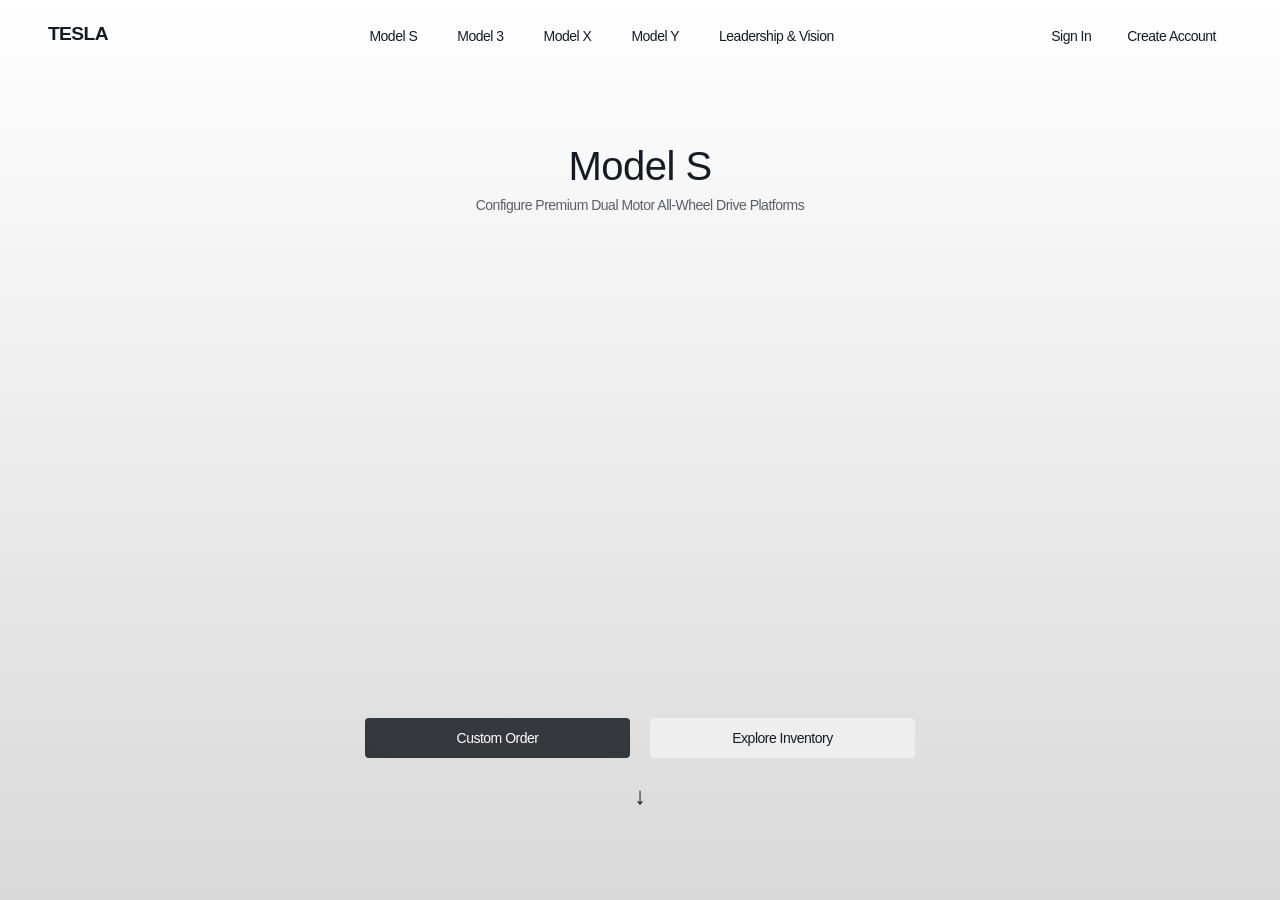
<file: tesla/index.html>
<!DOCTYPE html>
<html lang="en">
<head>
    <meta charset="UTF-8">
    <meta name="viewport" content="width=device-width, initial-scale=1.0">
    <title>Tesla - Electric Cars, Solar & Clean Energy</title>
    <style>
        :root {
            --tesla-dark: #171a20;
            --tesla-white: #ffffff;
            --tesla-gray: #5c5e62;
            --tesla-light: #f4f4f4;
            --transition-smooth: cubic-bezier(0.25, 1, 0.5, 1);
        }

        * {
            margin: 0;
            padding: 0;
            box-sizing: border-box;
            font-family: -apple-system, BlinkMacSystemFont, "Segoe UI", Roboto, Helvetica, Arial, sans-serif;
            letter-spacing: -0.5px;
        }

        body {
            color: var(--tesla-dark);
            background-color: var(--tesla-white);
            overflow-x: hidden;
        }

        /* Top Navigation Header Bar */
        header {
            position: fixed;
            top: 0;
            left: 0;
            width: 100%;
            display: flex;
            justify-content: space-between;
            align-items: center;
            padding: 20px 48px;
            z-index: 10;
            background: transparent;
            transition: background-color 0.3s, backdrop-filter 0.3s;
        }

        .logo svg {
            width: 120px;
            height: 24px;
            fill: var(--tesla-dark);
            transition: fill 0.5s var(--transition-smooth);
        }

        nav.center-nav {
            display: flex;
            gap: 8px;
        }

        nav.center-nav a, nav.right-nav a {
            text-decoration: none;
            color: var(--tesla-dark);
            font-size: 14px;
            font-weight: 500;
            padding: 8px 16px;
            border-radius: 4px;
            transition: background-color 0.3s, color 0.5s;
        }

        nav.center-nav a:hover, nav.right-nav a:hover {
            background-color: rgba(0, 0, 0, 0.05);
        }

        /* Full Screen Snap Layout */
        .scroll-container {
            scroll-snap-type: y mandatory;
            overflow-y: scroll;
            height: 100vh;
        }

        section {
            scroll-snap-align: start;
            height: 100vh;
            width: 100vw;
            position: relative;
            background-size: cover;
            background-position: center;
            display: flex;
            flex-direction: column;
            justify-content: space-between;
            align-items: center;
            padding: 16vh 24px 10vh 24px;
        }

        /* Styled Section Background Arrays using premium clean gradients */
        #model-s {
            background-image: linear-gradient(rgba(255,255,255,0.1), rgba(0,0,0,0.15)), url('https://images.unsplash.com/photo-1617788138017-80ad40651399?auto=format&fit=crop&w=1920&q=80');
        }

        #elon-vision {
            background-image: linear-gradient(rgba(0,0,0,0.4), rgba(0,0,0,0.75)), url('https://images.unsplash.com/photo-1451187580459-43490279c0fa?auto=format&fit=crop&w=1920&q=80');
            color: var(--tesla-white);
        }

        .hero-title {
            text-align: center;
            animation: fadeInUp 1s var(--transition-smooth);
        }

        .hero-title h1 {
            font-size: 40px;
            font-weight: 500;
            margin-bottom: 8px;
        }

        .hero-title p {
            font-size: 14px;
            color: var(--tesla-gray);
        }

        #elon-vision .hero-title p {
            color: var(--tesla-light);
            max-width: 500px;
            margin: 8px auto 0 auto;
            line-height: 1.5;
        }

        /* Call To Action Buttons */
        .cta-container {
            display: flex;
            flex-direction: column;
            align-items: center;
            gap: 24px;
            width: 100%;
            max-width: 550px;
            animation: fadeInUp 1.2s var(--transition-smooth);
        }

        .button-group {
            display: flex;
            gap: 20px;
            width: 100%;
        }

        .btn {
            flex: 1;
            padding: 12px 24px;
            font-size: 14px;
            font-weight: 500;
            border: none;
            border-radius: 4px;
            cursor: pointer;
            text-align: center;
            text-decoration: none;
            transition: opacity 0.3s;
            backdrop-filter: blur(8px);
        }

        .btn-primary {
            background-color: rgba(23, 26, 32, 0.85);
            color: var(--tesla-white);
        }

        .btn-secondary {
            background-color: rgba(244, 244, 244, 0.7);
            color: var(--tesla-dark);
        }

        .btn-musk-primary {
            background-color: var(--tesla-white);
            color: var(--tesla-dark);
        }

        .btn-musk-secondary {
            background-color: transparent;
            border: 2px solid var(--tesla-white);
            color: var(--tesla-white);
        }

        .btn:hover {
            opacity: 0.85;
        }

        .arrow-indicator {
            font-size: 24px;
            animation: bounce 2s infinite;
            cursor: pointer;
            user-select: none;
        }

        /* Animations */
        @keyframes fadeInUp {
            from { opacity: 0; transform: translateY(20px); }
            to { opacity: 1; transform: translateY(0); }
        }

        @keyframes bounce {
            0%, 20%, 50%, 80%, 100% { transform: translateY(0); }
            40% { transform: translateY(-6px); }
            60% { transform: translateY(-3px); }
        }

        @media (max-width: 768px) {
            header { padding: 20px 24px; }
            .center-nav { display: none; } /* Native behavior layout for mobile viewports */
            .button-group { flex-direction: column; gap: 12px; }
        }
    </style>
</head>
<body>

    <header id="site-header">
        <div class="logo">
            <svg viewBox="0 0 100 20"><text x="0" y="15" font-family="sans-serif" font-weight="900" letter-spacing="4">TESLA</text></svg>
        </div>
        <nav class="center-nav">
            <a href="#model-s" onclick="adjustTheme('dark')">Model S</a>
            <a href="#model-3">Model 3</a>
            <a href="#model-x">Model X</a>
            <a href="#model-y">Model Y</a>
            <a href="#elon-vision" onclick="adjustTheme('light')">Leadership & Vision</a>
        </nav>
        <nav class="right-nav" id="auth-nav">
            <a href="login.html" id="login-link">Sign In</a>
            <a href="signup.html" id="signup-link">Create Account</a>
        </nav>
    </header>

    <div class="scroll-container" id="main-scroller">
        
        <section id="model-s">
            <div class="hero-title">
                <h1>Model S</h1>
                <p>Configure Premium Dual Motor All-Wheel Drive Platforms</p>
            </div>

            <div class="cta-container">
                <div class="button-group">
                    <a href="configurator.html" class="btn btn-primary">Custom Order</a>
                    <a href="fleet_overview.html" class="btn btn-secondary">Explore Inventory</a>
                </div>
                <div class="arrow-indicator" onclick="scrollToVision()">↓</div>
            </div>
        </section>

        <section id="elon-vision">
            <div class="hero-title">
                <h1>Autonomy & Compute Scaling</h1>
                <p>Engineering Master Plan initiatives to convert structural production capacity into high-efficiency neural compute arrays, sustainable storage grids, and humanoid robotics pipelines.</p>
            </div>

            <div class="cta-container">
                <div class="button-group">
                    <a href="biography_blueprint.html" class="btn btn-musk-primary">Strategic Milestones</a>
                    <a href="configurator.html" class="btn btn-musk-secondary">Network Configurator</a>
                </div>
            </div>
        </section>

    </div>

    <script>
        // Track intersection boundaries to swap header text themes cleanly depending on the background contrast
        const scroller = document.getElementById('main-scroller');
        
        function adjustTheme(theme) {
            const header = document.getElementById('site-header');
            const svg = header.querySelector('.logo svg');
            const links = header.querySelectorAll('nav a');
            
            if (theme === 'light') {
                svg.style.fill = '#ffffff';
                links.forEach(link => link.style.color = '#ffffff');
            } else {
                svg.style.fill = '#171a20';
                links.forEach(link => link.style.color = '#171a20');
            }
        }

        function scrollToVision() {
            document.getElementById('elon-vision').scrollIntoView({ behavior: 'smooth' });
            adjustTheme('light');
        }

        // Listen for scroll boundaries directly to alter navigation aesthetics automatically
        scroller.addEventListener('scroll', () => {
            const visionTop = document.getElementById('elon-vision').getBoundingClientRect().top;
            if (visionTop <= window.innerHeight / 2) {
                adjustTheme('light');
            } else {
                adjustTheme('dark');
            }
        });
    </script>
</body>
</html>
</file>
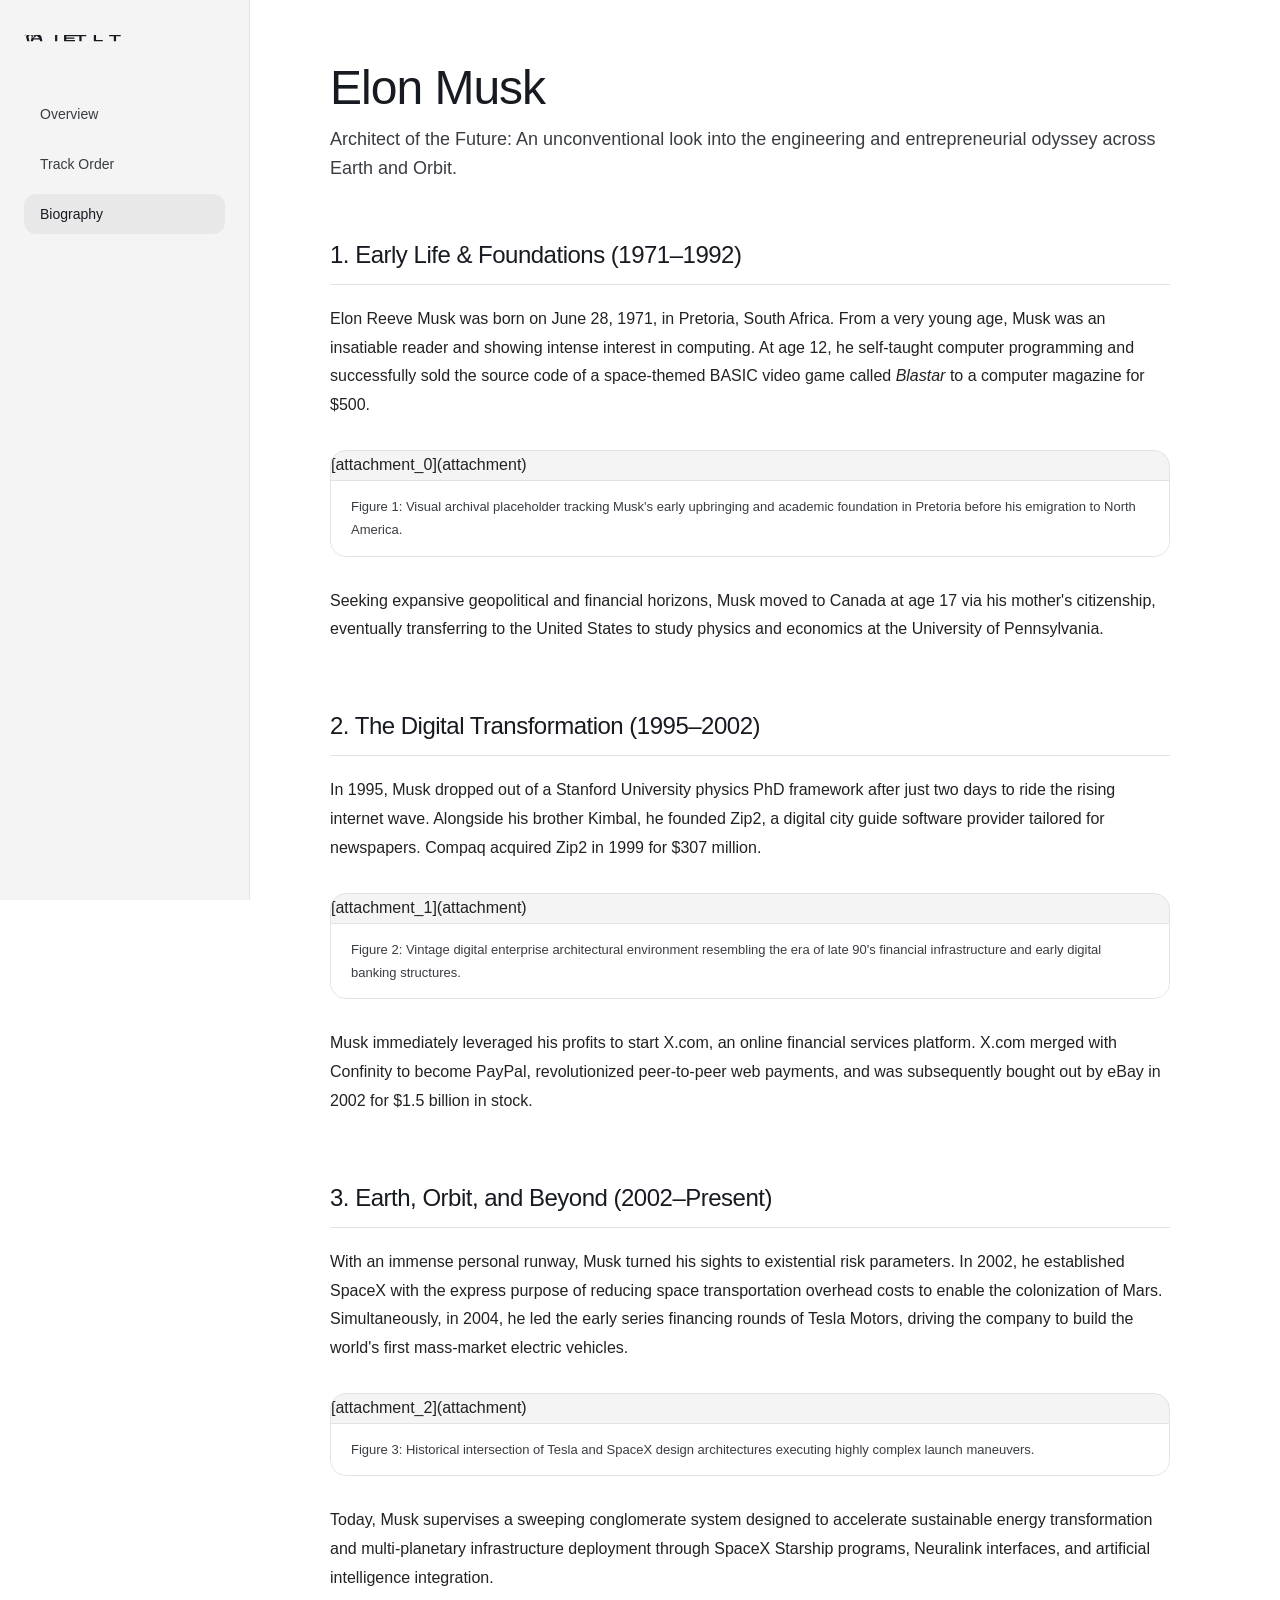
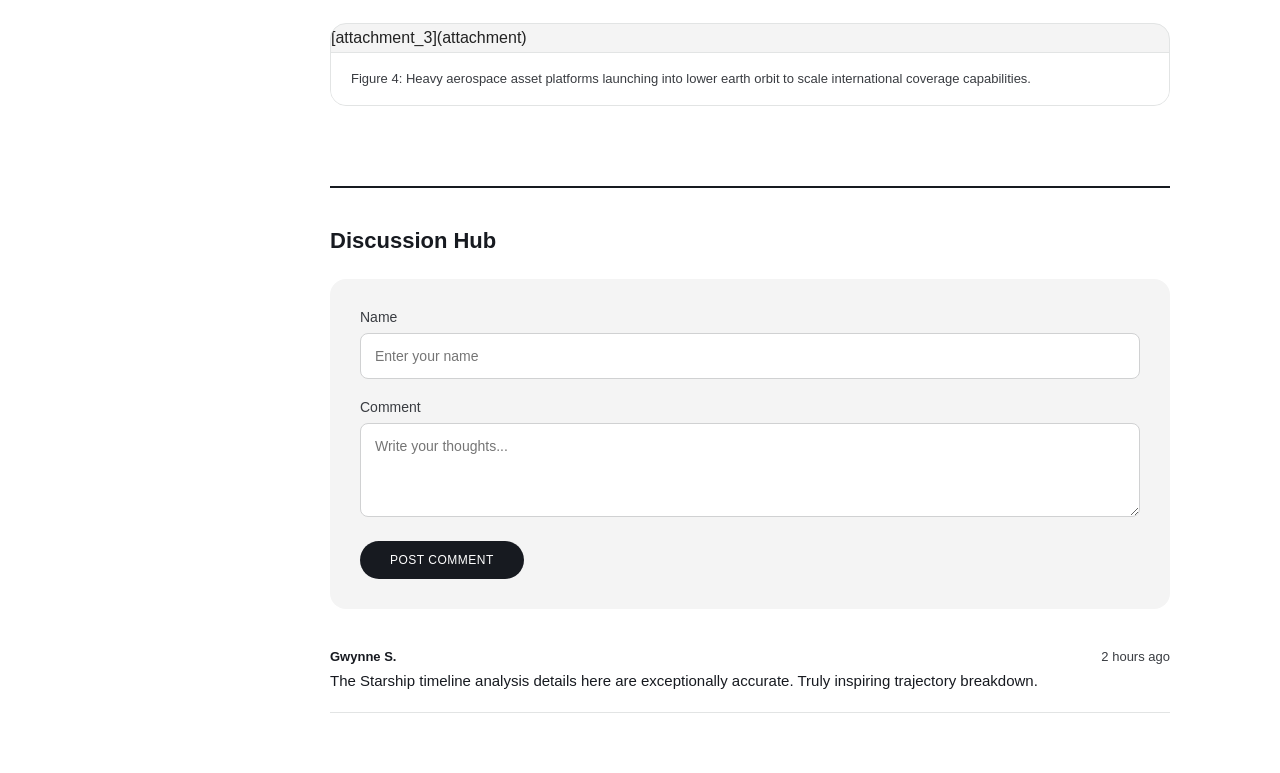
<file: biography.html>
<!DOCTYPE html>
<html lang="en">
<head>
    <meta charset="UTF-8">
    <meta name="viewport" content="width=device-width, initial-scale=1.0">
    <title>Elon Musk | Dynamic Biography</title>
    <style>
        :root {
            --tesla-black: #171a20;
            --tesla-gray: #393c41;
            --tesla-light-gray: #f4f4f4;
            --tesla-blue: #3d69e1;
            --text-dark: #171a20;
            --accent-border: #e2e4e4;
        }

        * {
            box-sizing: border-box;
            margin: 0;
            padding: 0;
            font-family: 'Gotham SSm', -apple-system, BlinkMacSystemFont, "Segoe UI", Roboto, Helvetica, Arial, sans-serif;
        }

        body {
            background-color: #ffffff;
            color: var(--text-dark);
            display: flex;
            min-height: 100vh;
        }

        /* Sidebar Navigation */
        aside {
            width: 250px;
            background-color: var(--tesla-light-gray);
            padding: 30px 24px;
            display: flex;
            flex-direction: column;
            border-right: 1px solid var(--accent-border);
            position: fixed;
            top: 0;
            bottom: 0;
            left: 0;
        }

        .logo svg {
            width: 100px;
            height: 20px;
            fill: var(--tesla-black);
            margin-bottom: 40px;
        }

        .nav-links {
            list-style: none;
            display: flex;
            flex-direction: column;
            gap: 10px;
        }

        .nav-links a {
            text-decoration: none;
            color: var(--tesla-gray);
            font-size: 14px;
            font-weight: 500;
            padding: 12px 16px;
            border-radius: 12px;
            display: block;
            transition: all 0.2s ease;
        }

        .nav-links a:hover, .nav-links a.active {
            background-color: rgba(0, 0, 0, 0.05);
            color: var(--tesla-black);
        }

        /* Main Editorial Content */
        main {
            margin-left: 250px;
            flex: 1;
            padding: 60px 80px;
            max-width: 1000px;
        }

        .hero-section {
            margin-bottom: 50px;
        }

        .hero-section h1 {
            font-size: 48px;
            font-weight: 500;
            letter-spacing: -1px;
            margin-bottom: 10px;
        }

        .hero-section p.subtitle {
            font-size: 18px;
            color: var(--tesla-gray);
            line-height: 1.6;
            font-weight: 400;
        }

        /* Editorial Content Layout */
        .bio-section {
            margin-bottom: 60px;
            line-height: 1.8;
            font-size: 16px;
            color: #222;
        }

        .bio-section h2 {
            font-size: 24px;
            font-weight: 500;
            margin-bottom: 20px;
            letter-spacing: -0.5px;
            color: var(--tesla-black);
            border-bottom: 1px solid var(--accent-border);
            padding-bottom: 8px;
        }

        .bio-section p {
            margin-bottom: 20px;
        }

        /* Activity / Showcase Images Layout */
        .image-showcase {
            margin: 30px 0;
            background-color: var(--tesla-light-gray);
            border-radius: 16px;
            overflow: hidden;
            border: 1px solid var(--accent-border);
        }

        .image-showcase img {
            width: 100%;
            height: auto;
            max-height: 450px;
            object-fit: cover;
            display: block;
        }

        .image-caption {
            padding: 14px 20px;
            font-size: 13px;
            color: var(--tesla-gray);
            background: #ffffff;
            border-top: 1px solid var(--accent-border);
        }

        /* Interactive Comment Module */
        .comment-system {
            margin-top: 80px;
            border-top: 2px solid var(--tesla-black);
            padding-top: 40px;
        }

        .comment-system h3 {
            font-size: 22px;
            margin-bottom: 25px;
        }

        .comment-form {
            background-color: var(--tesla-light-gray);
            padding: 30px;
            border-radius: 16px;
            margin-bottom: 40px;
        }

        .form-group {
            margin-bottom: 20px;
        }

        .form-group label {
            display: block;
            font-size: 14px;
            font-weight: 500;
            margin-bottom: 8px;
            color: var(--tesla-gray);
        }

        .form-group input, .form-group textarea {
            width: 100%;
            padding: 14px;
            border: 1px solid #d0d1d2;
            border-radius: 8px;
            font-size: 14px;
            outline: none;
            background: #ffffff;
            transition: border-color 0.2s;
        }

        .form-group input:focus, .form-group textarea:focus {
            border-color: var(--tesla-black);
        }

        .btn-post {
            padding: 12px 30px;
            background-color: var(--tesla-black);
            color: white;
            border: none;
            border-radius: 20px;
            font-size: 12px;
            font-weight: 500;
            text-transform: uppercase;
            letter-spacing: 0.5px;
            cursor: pointer;
            transition: background-color 0.2s;
        }

        .btn-post:hover {
            background-color: var(--tesla-gray);
        }

        /* Rendered Comments Feed */
        .comments-feed {
            display: flex;
            flex-direction: column;
            gap: 20px;
        }

        .comment-node {
            border-bottom: 1px solid var(--accent-border);
            padding-bottom: 20px;
        }

        .comment-meta {
            display: flex;
            justify-content: space-between;
            font-size: 13px;
            color: var(--tesla-gray);
            margin-bottom: 6px;
        }

        .comment-author {
            font-weight: 600;
            color: var(--tesla-black);
        }

        .comment-text {
            font-size: 15px;
            line-height: 1.5;
        }

        @media (max-width: 900px) {
            aside { width: 100%; position: relative; height: auto; border-bottom: 1px solid var(--accent-border); }
            main { margin-left: 0; padding: 40px 24px; }
            body { flex-direction: column; }
        }
    </style>
</head>
<body>

    <aside>
        <div class="logo">
            <svg viewBox="0 0 342 35" xmlns="http://www.w3.org/2000/svg">
                <path d="M0 1.1A9.7 9.7 0 0 1 7 0h11l.5.1a10 10 0 0 1 5.4 3.1L28.2 8l4.3-4.8A10 10 0 0 1 38 0h11a9.7 9.7 0 0 1 7 1.1 10.3 10.3 0 0 1 3.5 5.3L63 21.6h-7.6l-2-6H32.7l-2 6h-7.7l3.7-15.3A10.3 10.3 0 0 1 30.2 11l4.4-4.9L30 1.3H19l-4 4.8 3.7 15.5h-7.7L7 6.4A10.3 10.3 0 0 1 10.5 1.1zM106.2 0h7.6v21.6h-7.6zM137 0h37.4v4.3h-29.8v4.3h28v4.2h-28v4.5h29.8v4.3H137zm52.2 4.3h-16.1V0h39.8v4.3h-16v17.3h-7.7zm57.2 13h23v4.3h-30.6V0h7.6v17.3zm60.7-13h-16.1V0h39.8v4.3h-16v17.3h-7.7zM32.7 11.3h20.7L43 3.1z"/>
            </svg>
        </div>
        <ul class="nav-links">
            <li><a href="dashboard.html">Overview</a></li>
            <li><a href="track.html">Track Order</a></li>
            <li><a href="#" class="active">Biography</a></li>
        </ul>
    </aside>

    <main>
        <header class="hero-section">
            <h1>Elon Musk</h1>
            <p class="subtitle">Architect of the Future: An unconventional look into the engineering and entrepreneurial odyssey across Earth and Orbit.</p>
        </header>

        <article class="bio-section">
            <h2>1. Early Life &amp; Foundations (1971–1992)</h2>
            <p>Elon Reeve Musk was born on June 28, 1971, in Pretoria, South Africa. From a very young age, Musk was an insatiable reader and showing intense interest in computing. At age 12, he self-taught computer programming and successfully sold the source code of a space-themed BASIC video game called <em>Blastar</em> to a computer magazine for $500.</p>
            
            <div class="image-showcase">
                [attachment_0](attachment)
                <div class="image-caption">Figure 1: Visual archival placeholder tracking Musk's early upbringing and academic foundation in Pretoria before his emigration to North America.</div>
            </div>

            <p>Seeking expansive geopolitical and financial horizons, Musk moved to Canada at age 17 via his mother's citizenship, eventually transferring to the United States to study physics and economics at the University of Pennsylvania.</p>
        </article>

        <article class="bio-section">
            <h2>2. The Digital Transformation (1995–2002)</h2>
            <p>In 1995, Musk dropped out of a Stanford University physics PhD framework after just two days to ride the rising internet wave. Alongside his brother Kimbal, he founded Zip2, a digital city guide software provider tailored for newspapers. Compaq acquired Zip2 in 1999 for $307 million.</p>
            
            <div class="image-showcase">
                [attachment_1](attachment)
                <div class="image-caption">Figure 2: Vintage digital enterprise architectural environment resembling the era of late 90's financial infrastructure and early digital banking structures.</div>
            </div>

            <p>Musk immediately leveraged his profits to start X.com, an online financial services platform. X.com merged with Confinity to become PayPal, revolutionized peer-to-peer web payments, and was subsequently bought out by eBay in 2002 for $1.5 billion in stock.</p>
        </article>

        <article class="bio-section">
            <h2>3. Earth, Orbit, and Beyond (2002–Present)</h2>
            <p>With an immense personal runway, Musk turned his sights to existential risk parameters. In 2002, he established SpaceX with the express purpose of reducing space transportation overhead costs to enable the colonization of Mars. Simultaneously, in 2004, he led the early series financing rounds of Tesla Motors, driving the company to build the world's first mass-market electric vehicles.</p>

            <div class="image-showcase">
                [attachment_2](attachment)
                <div class="image-caption">Figure 3: Historical intersection of Tesla and SpaceX design architectures executing highly complex launch maneuvers.</div>
            </div>

            <p>Today, Musk supervises a sweeping conglomerate system designed to accelerate sustainable energy transformation and multi-planetary infrastructure deployment through SpaceX Starship programs, Neuralink interfaces, and artificial intelligence integration.</p>

            <div class="image-showcase">
                [attachment_3](attachment)
                <div class="image-caption">Figure 4: Heavy aerospace asset platforms launching into lower earth orbit to scale international coverage capabilities.</div>
            </div>
        </article>

        <section class="comment-system">
            <h3>Discussion Hub</h3>
            
            <form id="commentForm" class="comment-form">
                <div class="form-group">
                    <label for="authorInput">Name</label>
                    <input type="text" id="authorInput" placeholder="Enter your name" required>
                </div>
                <div class="form-group">
                    <label for="textInput">Comment</label>
                    <textarea id="textInput" rows="4" placeholder="Write your thoughts..." required></textarea>
                </div>
                <button type="submit" class="btn-post">Post Comment</button>
            </form>

            <div id="commentsFeed" class="comments-feed">
                <div class="comment-node">
                    <div class="comment-meta">
                        <span class="comment-author">Gwynne S.</span>
                        <span>2 hours ago</span>
                    </div>
                    <div class="comment-text">The Starship timeline analysis details here are exceptionally accurate. Truly inspiring trajectory breakdown.</div>
                </div>
            </div>
        </section>
    </main>

    <script>
        document.getElementById('commentForm').addEventListener('submit', function(e) {
            e.preventDefault();

            // Intercept input nodes
            const author = document.getElementById('authorInput').value.trim();
            const text = document.getElementById('textInput').value.trim();
            const feed = document.getElementById('commentsFeed');

            if (author && text) {
                // Synthesize new DOM elements
                const commentNode = document.createElement('div');
                commentNode.className = 'comment-node';

                const metaDiv = document.createElement('div');
                metaDiv.className = 'comment-meta';

                const authorSpan = document.createElement('span');
                authorSpan.className = 'comment-author';
                authorSpan.textContent = author;

                const timeSpan = document.createElement('span');
                timeSpan.textContent = 'Just now';

                metaDiv.appendChild(authorSpan);
                metaDiv.appendChild(timeSpan);

                const textDiv = document.createElement('div');
                textDiv.className = 'comment-text';
                textDiv.textContent = text;

                commentNode.appendChild(metaDiv);
                commentNode.appendChild(textDiv);

                // Inject dynamically into the feed stack
                feed.insertBefore(commentNode, feed.firstChild);

                // Flush input state fields
                document.getElementById('authorInput').value = '';
                document.getElementById('textInput').value = '';
            }
        });
    </script>
</body>
</html>
</file>
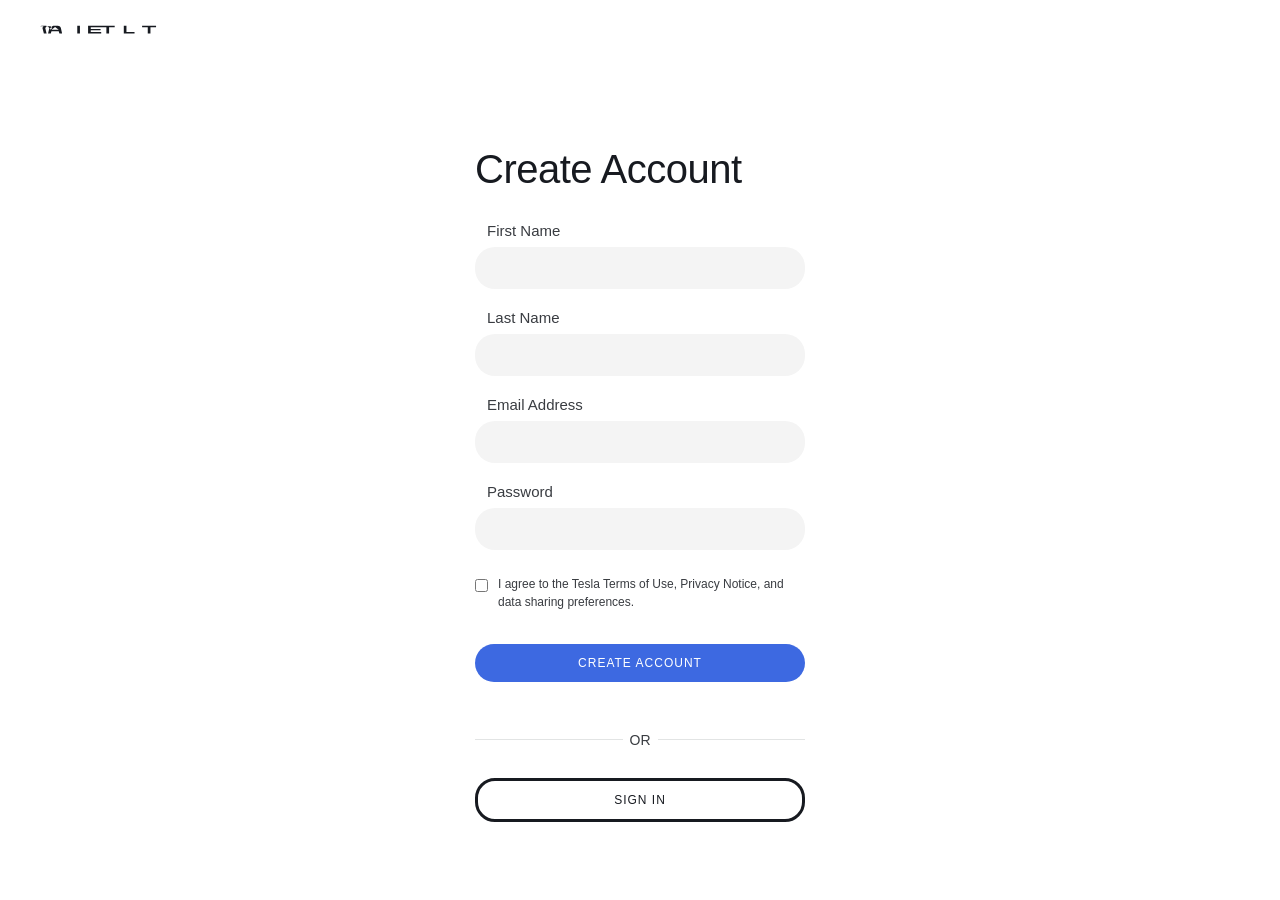
<file: signup.html>
<!DOCTYPE html>
<html lang="en">
<head>
    <meta charset="UTF-8">
    <meta name="viewport" content="width=device-width, initial-scale=1.0">
    <title>Create Account | Tesla</title>
    <style>
        /* Tesla Minimalist Design Language */
        :root {
            --tesla-black: #171a20;
            --tesla-gray: #393c41;
            --tesla-light-gray: #f4f4f4;
            --tesla-blue: #3d69e1;
            --text-dark: #171a20;
        }

        * {
            box-sizing: border-box;
            margin: 0;
            padding: 0;
            font-family: 'Gotham SSm', -apple-system, BlinkMacSystemFont, "Segoe UI", Roboto, Helvetica, Arial, sans-serif;
        }

        body {
            background-color: #ffffff;
            color: var(--text-dark);
            display: flex;
            flex-direction: column;
            min-height: 100vh;
        }

        /* Header / Logo Navigation */
        header {
            padding: 20px 40px;
            display: flex;
            justify-content: flex-start;
        }

        .logo svg {
            width: 120px;
            height: 24px;
            fill: var(--tesla-black);
        }

        /* Form Container */
        main {
            flex: 1;
            display: flex;
            justify-content: center;
            align-items: center;
            padding: 20px;
        }

        .signup-container {
            width: 100%;
            max-width: 330px;
            animation: fadeIn 0.6s ease-out;
        }

        h1 {
            font-size: 40px;
            font-weight: 500;
            margin-bottom: 30px;
            letter-spacing: -0.5px;
        }

        /* Form Styling */
        .form-group {
            margin-bottom: 20px;
            position: relative;
        }

        label {
            display: block;
            font-size: 15px;
            color: var(--tesla-gray);
            font-weight: 500;
            margin-bottom: 8px;
            padding-left: 12px;
        }

        input[type="text"],
        input[type="email"],
        input[type="password"] {
            width: 100%;
            padding: 12px 20px;
            background-color: var(--tesla-light-gray);
            border: 1px solid transparent;
            border-radius: 20px;
            font-size: 14px;
            color: var(--tesla-black);
            transition: all 0.3s ease;
            outline: none;
        }

        input:focus {
            border-color: #d0d1d2;
            background-color: #ffffff;
            box-shadow: inset 0 0 0 1px #d0d1d2;
        }

        .checkbox-group {
            display: flex;
            align-items: flex-start;
            margin: 25px 0;
            gap: 10px;
        }

        .checkbox-group input {
            margin-top: 4px;
            accent-color: var(--tesla-black);
        }

        .checkbox-group label {
            font-size: 12px;
            line-height: 1.5;
            color: var(--tesla-gray);
            padding-left: 0;
        }

        /* Buttons */
        .btn-submit {
            width: 100%;
            padding: 12px;
            background-color: var(--tesla-blue);
            color: white;
            border: none;
            border-radius: 20px;
            font-size: 12px;
            font-weight: 500;
            text-transform: uppercase;
            letter-spacing: 1px;
            cursor: pointer;
            transition: background-color 0.3s ease;
            margin-bottom: 20px;
        }

        .btn-submit:hover {
            background-color: #3457b1;
        }

        /* Divider */
        .divider {
            display: flex;
            align-items: center;
            text-align: center;
            margin: 30px 0;
            color: var(--tesla-gray);
            font-size: 14px;
        }

        .divider::before, .divider::after {
            content: '';
            flex: 1;
            border-bottom: 1px solid #e2e4e4;
        }

        .divider:not(:empty)::before { margin-right: .5em; }
        .divider:not(:empty)::after { margin-left: .5em; }

        .btn-secondary {
            display: block;
            width: 100%;
            padding: 12px;
            background-color: transparent;
            color: var(--tesla-black);
            border: 3px solid var(--tesla-black);
            border-radius: 20px;
            font-size: 12px;
            font-weight: 500;
            text-transform: uppercase;
            letter-spacing: 1px;
            text-align: center;
            text-decoration: none;
            transition: background-color 0.3s ease, color 0.3s ease;
        }

        .btn-secondary:hover {
            background-color: var(--tesla-black);
            color: white;
        }

        @keyframes fadeIn {
            from { opacity: 0; transform: translateY(10px); }
            to { opacity: 1; transform: translateY(0); }
        }
    </style>
</head>
<body>

    <header>
        <div class="logo">
            <svg viewBox="0 0 342 35" xmlns="http://www.w3.org/2000/svg">
                <path d="M0 1.1A9.7 9.7 0 0 1 7 0h11l.5.1a10 10 0 0 1 5.4 3.1L28.2 8l4.3-4.8A10 10 0 0 1 38 0h11a9.7 9.7 0 0 1 7 1.1 10.3 10.3 0 0 1 3.5 5.3L63 21.6h-7.6l-2-6H32.7l-2 6h-7.7l3.7-15.3A10.3 10.3 0 0 1 30.2 11l4.4-4.9L30 1.3H19l-4 4.8 3.7 15.5h-7.7L7 6.4A10.3 10.3 0 0 1 10.5 1.1zM106.2 0h7.6v21.6h-7.6zM137 0h37.4v4.3h-29.8v4.3h28v4.2h-28v4.5h29.8v4.3H137zm52.2 4.3h-16.1V0h39.8v4.3h-16v17.3h-7.7zm57.2 13h23v4.3h-30.6V0h7.6v17.3zm60.7-13h-16.1V0h39.8v4.3h-16v17.3h-7.7zM32.7 11.3h20.7L43 3.1z"/>
            </svg>
        </div>
    </header>

    <main>
        <div class="signup-container">
            <h1>Create Account</h1>
            
            <form id="signupForm">
                <div class="form-group">
                    <label for="firstName">First Name</label>
                    <input type="text" id="firstName" required autocomplete="given-name">
                </div>

                <div class="form-group">
                    <label for="lastName">Last Name</label>
                    <input type="text" id="lastName" required autocomplete="family-name">
                </div>

                <div class="form-group">
                    <label for="email">Email Address</label>
                    <input type="email" id="email" required autocomplete="email">
                </div>

                <div class="form-group">
                    <label for="password">Password</label>
                    <input type="password" id="password" required autocomplete="new-password">
                </div>

                <div class="checkbox-group">
                    <input type="checkbox" id="terms" required>
                    <label for="terms">I agree to the Tesla Terms of Use, Privacy Notice, and data sharing preferences.</label>
                </div>

                <button type="submit" class="btn-submit">Create Account</button>
            </form>

            <div class="divider">OR</div>

            <a href="login.html" class="btn-secondary">Sign In</a>
        </div>
    </main>

    <script>
        document.getElementById('signupForm').addEventListener('submit', function(event) {
            event.preventDefault();

            // Capture user input
            const email = document.getElementById('email').value;
            const password = document.getElementById('password').value;

            // Save credentials locally in the browser
            localStorage.setItem('registeredEmail', email);
            localStorage.setItem('registeredPassword', password);

            // Redirect to dashboard
            window.location.href = 'dashboard.html';
        });
    </script>
</body>
</html>
</file>
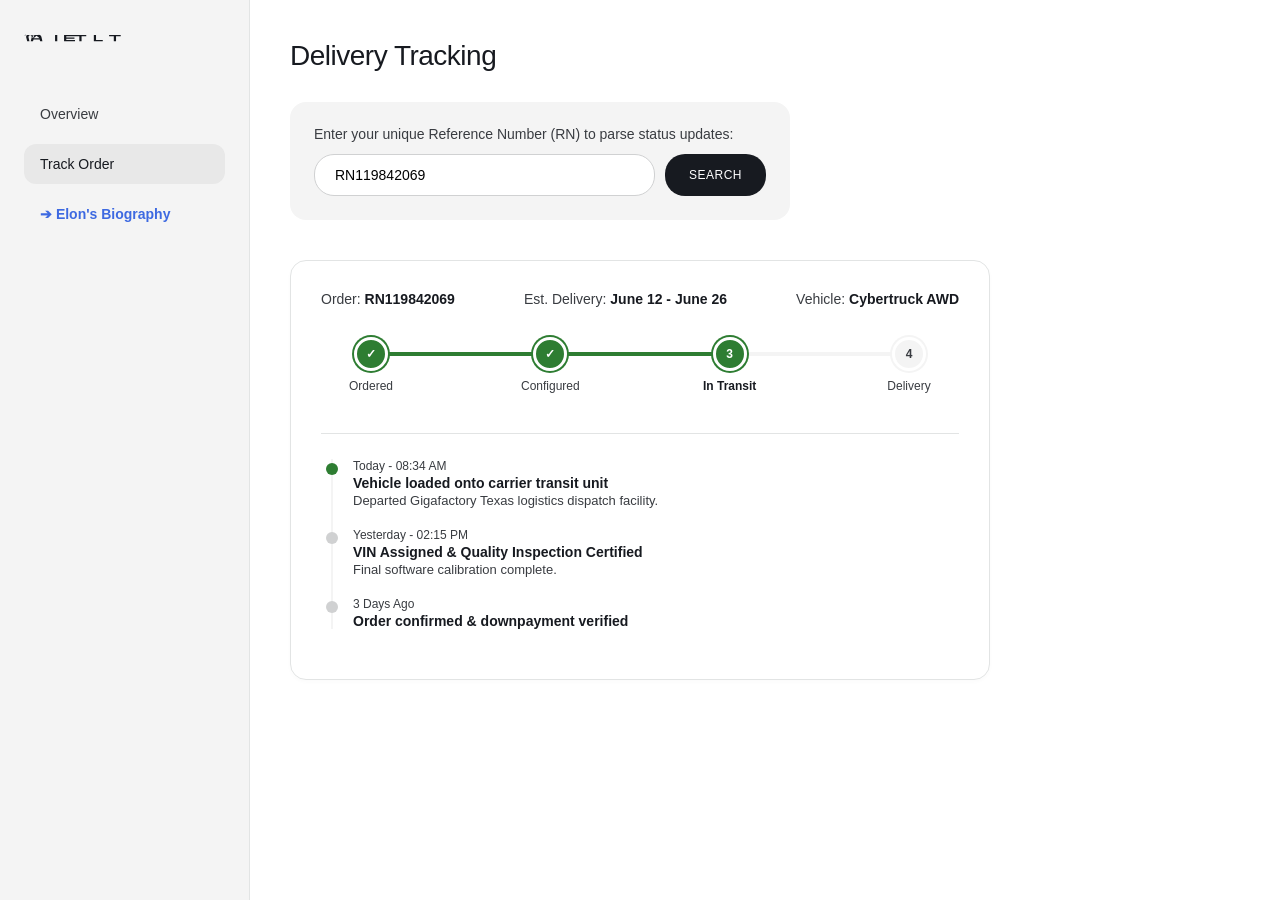
<file: track.html>
<!DOCTYPE html>
<html lang="en">
<head>
    <meta charset="UTF-8">
    <meta name="viewport" content="width=device-width, initial-scale=1.0">
    <title>Track Order | Tesla</title>
    <style>
        :root {
            --tesla-black: #171a20;
            --tesla-gray: #393c41;
            --tesla-light-gray: #f4f4f4;
            --tesla-blue: #3d69e1;
            --text-dark: #171a20;
            --success-green: #2e7d32;
        }

        * {
            box-sizing: border-box;
            margin: 0;
            padding: 0;
            font-family: 'Gotham SSm', -apple-system, BlinkMacSystemFont, "Segoe UI", Roboto, Helvetica, Arial, sans-serif;
        }

        body {
            background-color: #ffffff;
            color: var(--text-dark);
            display: flex;
            min-height: 100vh;
        }

        /* Sidebar Navigation */
        aside {
            width: 250px;
            background-color: var(--tesla-light-gray);
            padding: 30px 24px;
            display: flex;
            flex-direction: column;
            border-right: 1px solid #e2e4e4;
        }

        .logo svg {
            width: 100px;
            height: 20px;
            fill: var(--tesla-black);
            margin-bottom: 40px;
        }

        .nav-links {
            list-style: none;
            display: flex;
            flex-direction: column;
            gap: 10px;
        }

        .nav-links a {
            text-decoration: none;
            color: var(--tesla-gray);
            font-size: 14px;
            font-weight: 500;
            padding: 12px 16px;
            border-radius: 12px;
            display: block;
            transition: all 0.2s ease;
        }

        .nav-links a:hover, .nav-links a.active {
            background-color: rgba(0, 0, 0, 0.05);
            color: var(--tesla-black);
        }

        .nav-links a.highlight {
            color: var(--tesla-blue);
            font-weight: 600;
        }

        /* Main Content Area */
        main {
            flex: 1;
            padding: 40px;
            overflow-y: auto;
        }

        h1 {
            font-size: 28px;
            font-weight: 500;
            letter-spacing: -0.5px;
            margin-bottom: 30px;
        }

        /* Search / Tracking Input Box */
        .search-box {
            background: var(--tesla-light-gray);
            padding: 24px;
            border-radius: 16px;
            margin-bottom: 40px;
            max-width: 500px;
        }

        .search-box p {
            font-size: 14px;
            color: var(--tesla-gray);
            margin-bottom: 12px;
        }

        .input-group {
            display: flex;
            gap: 10px;
        }

        input[type="text"] {
            flex: 1;
            padding: 12px 20px;
            background-color: #ffffff;
            border: 1px solid #d0d1d2;
            border-radius: 20px;
            font-size: 14px;
            outline: none;
        }

        .btn-track {
            padding: 12px 24px;
            background-color: var(--tesla-black);
            color: white;
            border: none;
            border-radius: 20px;
            font-size: 12px;
            font-weight: 500;
            text-transform: uppercase;
            letter-spacing: 0.5px;
            cursor: pointer;
            transition: background-color 0.2s;
        }

        .btn-track:hover {
            background-color: var(--tesla-gray);
        }

        /* Order Details Tracking UI */
        .tracking-card {
            border: 1px solid #e2e4e4;
            border-radius: 16px;
            padding: 30px;
            max-width: 700px;
            box-shadow: 0 2px 4px rgba(0,0,0,0.02);
        }

        .order-meta {
            display: flex;
            justify-content: space-between;
            margin-bottom: 30px;
            font-size: 14px;
            color: var(--tesla-gray);
        }

        .order-meta strong {
            color: var(--tesla-black);
        }

        /* Progress Visual Steps */
        .progress-container {
            display: flex;
            justify-content: space-between;
            position: relative;
            margin-bottom: 40px;
            padding: 0 10px;
        }

        .progress-line {
            position: absolute;
            top: 15px;
            left: 40px;
            right: 40px;
            height: 4px;
            background-color: var(--tesla-light-gray);
            z-index: 1;
        }

        .progress-line-fill {
            height: 100%;
            width: 66%; /* Updates dynamically depending on status */
            background-color: var(--success-green);
        }

        .step {
            display: flex;
            flex-direction: column;
            align-items: center;
            z-index: 2;
            text-align: center;
            width: 80px;
        }

        .step-node {
            width: 34px;
            height: 34px;
            border-radius: 50%;
            background-color: var(--tesla-light-gray);
            border: 3px solid #ffffff;
            box-shadow: 0 0 0 2px var(--tesla-light-gray);
            display: flex;
            align-items: center;
            justify-content: center;
            font-size: 12px;
            font-weight: bold;
            color: var(--tesla-gray);
            margin-bottom: 8px;
            transition: all 0.3s ease;
        }

        .step.completed .step-node, .step.active .step-node {
            background-color: var(--success-green);
            box-shadow: 0 0 0 2px var(--success-green);
            color: white;
        }

        .step-label {
            font-size: 12px;
            color: var(--tesla-gray);
            font-weight: 500;
        }

        .step.active .step-label {
            color: var(--tesla-black);
            font-weight: 600;
        }

        /* History Timeline Log */
        .timeline {
            list-style: none;
            border-left: 2px solid var(--tesla-light-gray);
            padding-left: 20px;
            margin-left: 10px;
        }

        .timeline-item {
            position: relative;
            margin-bottom: 20px;
            font-size: 14px;
        }

        .timeline-item::before {
            content: '';
            position: absolute;
            left: -27px;
            top: 4px;
            width: 12px;
            height: 12px;
            border-radius: 50%;
            background-color: #d0d1d2;
        }

        .timeline-item.latest::before {
            background-color: var(--success-green);
        }

        .timeline-date {
            font-size: 12px;
            color: var(--tesla-gray);
            margin-bottom: 2px;
        }

        @media (max-width: 768px) {
            body { flex-direction: column; }
            aside { width: 100%; border-right: none; border-bottom: 1px solid #e2e4e4; }
            main { padding: 20px; }
            .order-meta { flex-direction: column; gap: 10px; }
        }
    </style>
</head>
<body>

    <aside>
        <div class="logo">
            <svg viewBox="0 0 342 35" xmlns="http://www.w3.org/2000/svg">
                <path d="M0 1.1A9.7 9.7 0 0 1 7 0h11l.5.1a10 10 0 0 1 5.4 3.1L28.2 8l4.3-4.8A10 10 0 0 1 38 0h11a9.7 9.7 0 0 1 7 1.1 10.3 10.3 0 0 1 3.5 5.3L63 21.6h-7.6l-2-6H32.7l-2 6h-7.7l3.7-15.3A10.3 10.3 0 0 1 30.2 11l4.4-4.9L30 1.3H19l-4 4.8 3.7 15.5h-7.7L7 6.4A10.3 10.3 0 0 1 10.5 1.1zM106.2 0h7.6v21.6h-7.6zM137 0h37.4v4.3h-29.8v4.3h28v4.2h-28v4.5h29.8v4.3H137zm52.2 4.3h-16.1V0h39.8v4.3h-16v17.3h-7.7zm57.2 13h23v4.3h-30.6V0h7.6v17.3zm60.7-13h-16.1V0h39.8v4.3h-16v17.3h-7.7zM32.7 11.3h20.7L43 3.1z"/>
            </svg>
        </div>
        <ul class="nav-links">
            <li><a href="dashboard.html">Overview</a></li>
            <li><a href="#" class="active">Track Order</a></li>
            <li><a href="biography.html" class="highlight">➔ Elon's Biography</a></li>
        </ul>
    </aside>

    <main>
        <h1>Delivery Tracking</h1>

        <div class="search-box">
            <p>Enter your unique Reference Number (RN) to parse status updates:</p>
            <div class="input-group">
                <input type="text" id="rnInput" value="RN119842069" placeholder="e.g., RN118274920">
                <button type="button" class="btn-track" onclick="findOrder()">Search</button>
            </div>
        </div>

        <div class="tracking-card">
            <div class="order-meta">
                <div>Order: <strong id="orderNum">RN119842069</strong></div>
                <div>Est. Delivery: <strong>June 12 - June 26</strong></div>
                <div>Vehicle: <strong>Cybertruck AWD</strong></div>
            </div>

            <div class="progress-container">
                <div class="progress-line">
                    <div class="progress-line-fill"></div>
                </div>
                <div class="step completed">
                    <div class="step-node">✓</div>
                    <div class="step-label">Ordered</div>
                </div>
                <div class="step completed">
                    <div class="step-node">✓</div>
                    <div class="step-label">Configured</div>
                </div>
                <div class="step active">
                    <div class="step-node">3</div>
                    <div class="step-label">In Transit</div>
                </div>
                <div class="step">
                    <div class="step-node">4</div>
                    <div class="step-label">Delivery</div>
                </div>
            </div>

            <hr style="border: 0; border-top: 1px solid #e2e4e4; margin-bottom: 25px;">

            <ul class="timeline">
                <li class="timeline-item latest">
                    <div class="timeline-date">Today - 08:34 AM</div>
                    <strong>Vehicle loaded onto carrier transit unit</strong>
                    <p style="font-size: 13px; color: var(--tesla-gray); margin-top: 2px;">Departed Gigafactory Texas logistics dispatch facility.</p>
                </li>
                <li class="timeline-item">
                    <div class="timeline-date">Yesterday - 02:15 PM</div>
                    <strong>VIN Assigned & Quality Inspection Certified</strong>
                    <p style="font-size: 13px; color: var(--tesla-gray); margin-top: 2px;">Final software calibration complete.</p>
                </li>
                <li class="timeline-item">
                    <div class="timeline-date">3 Days Ago</div>
                    <strong>Order confirmed & downpayment verified</strong>
                </li>
            </ul>
        </div>
    </main>

    <script>
        function findOrder() {
            const inputVal = document.getElementById('rnInput').value.trim();
            if(inputVal) {
                document.getElementById('orderNum').textContent = inputVal.toUpperCase();
            }
        }
    </script>
</body>
</html>
</file>
